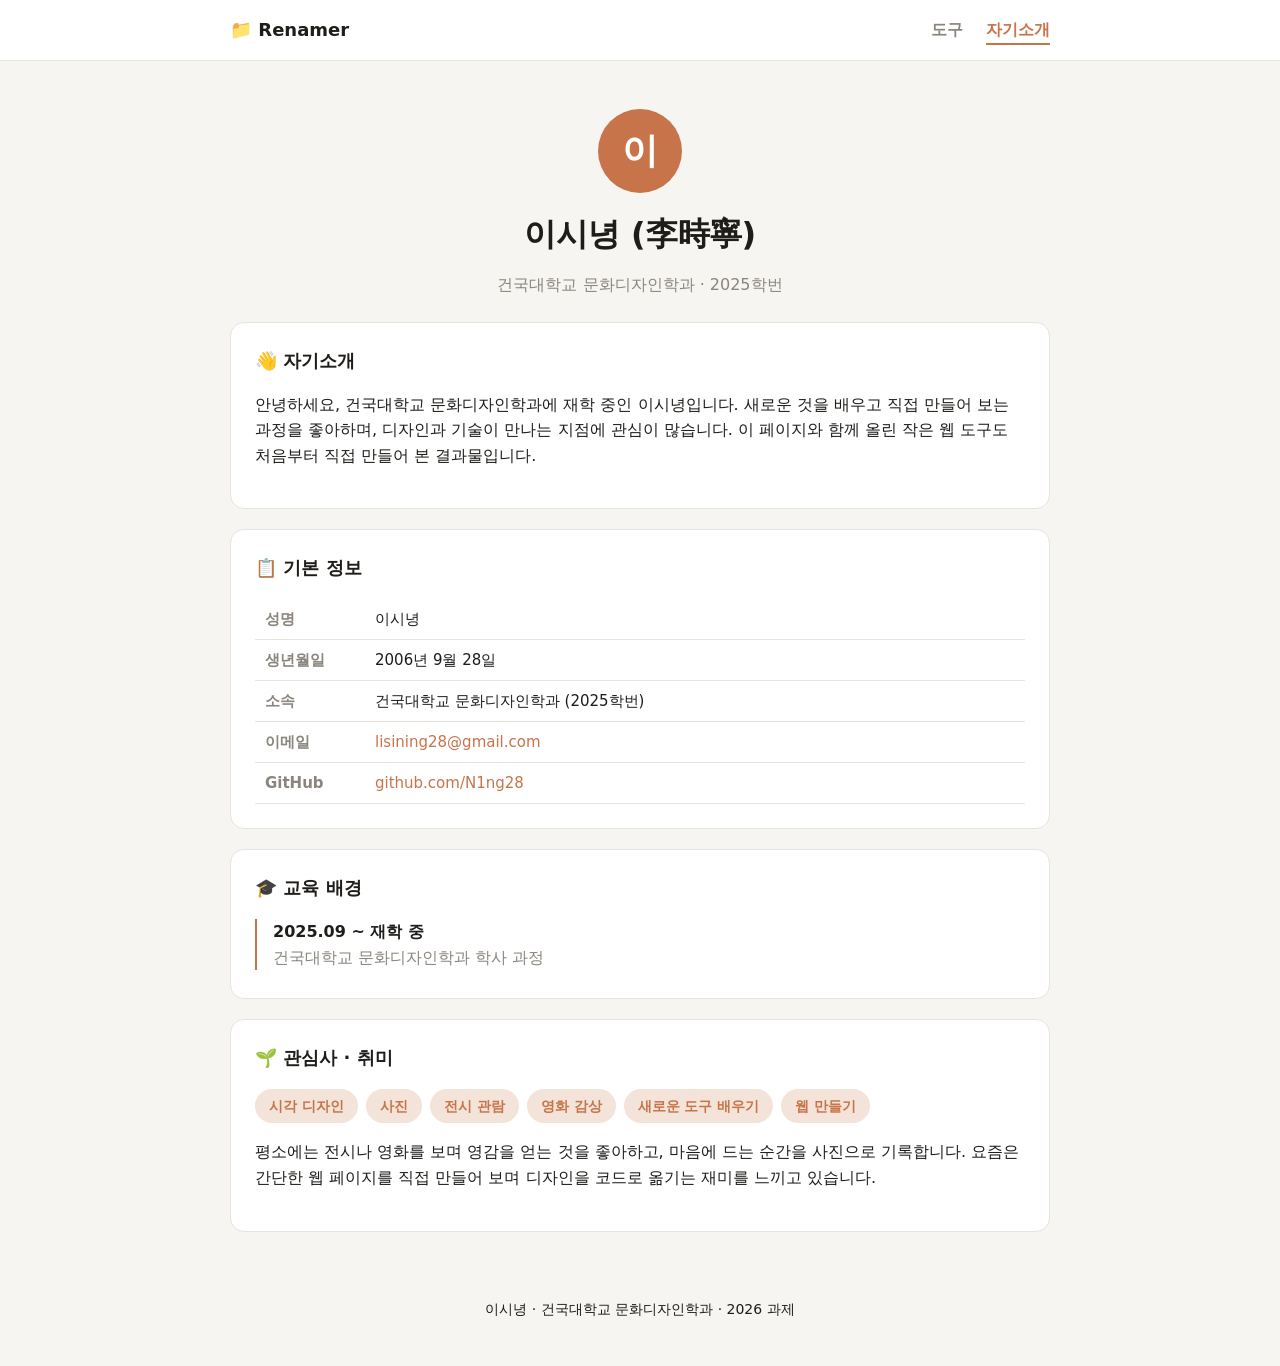
<file: resume.html>
<!DOCTYPE html>
<html lang="ko">
<head>
  <meta charset="UTF-8" />
  <meta name="viewport" content="width=device-width, initial-scale=1.0" />
  <title>이시녕 · 자기소개</title>
  <link rel="stylesheet" href="style.css" />
</head>
<body>
  <header class="site-header">
    <div class="wrap">
      <div class="logo">📁 Renamer</div>
      <nav>
        <a href="index.html">도구</a>
        <a href="resume.html" class="active">자기소개</a>
      </nav>
    </div>
  </header>

  <main class="wrap">
    <section class="hero">
      <div class="avatar">이</div>
      <h1>이시녕 (李時寧)</h1>
      <p class="subtitle">건국대학교 문화디자인학과 · 2025학번</p>
    </section>

    <section class="card">
      <h2>👋 자기소개</h2>
      <p>
        안녕하세요, 건국대학교 문화디자인학과에 재학 중인 이시녕입니다.
        새로운 것을 배우고 직접 만들어 보는 과정을 좋아하며, 디자인과 기술이
        만나는 지점에 관심이 많습니다. 이 페이지와 함께 올린 작은 웹 도구도
        처음부터 직접 만들어 본 결과물입니다.
      </p>
    </section>

    <section class="card">
      <h2>📋 기본 정보</h2>
      <table class="info">
        <tr><th>성명</th><td>이시녕</td></tr>
        <tr><th>생년월일</th><td>2006년 9월 28일</td></tr>
        <tr><th>소속</th><td>건국대학교 문화디자인학과 (2025학번)</td></tr>
        <tr><th>이메일</th><td><a href="mailto:lisining28@gmail.com">lisining28@gmail.com</a></td></tr>
        <tr><th>GitHub</th><td><a href="https://github.com/N1ng28" target="_blank">github.com/N1ng28</a></td></tr>
      </table>
    </section>

    <section class="card">
      <h2>🎓 교육 배경</h2>
      <ul class="timeline">
        <li>
          <span class="period">2025.09 ~ 재학 중</span>
          <span class="desc">건국대학교 문화디자인학과 학사 과정</span>
        </li>
      </ul>
    </section>

    <section class="card">
      <h2>🌱 관심사 · 취미</h2>
      <div class="tags">
        <span class="tag">시각 디자인</span>
        <span class="tag">사진</span>
        <span class="tag">전시 관람</span>
        <span class="tag">영화 감상</span>
        <span class="tag">새로운 도구 배우기</span>
        <span class="tag">웹 만들기</span>
      </div>
      <p style="margin-top:16px;">
        평소에는 전시나 영화를 보며 영감을 얻는 것을 좋아하고, 마음에 드는
        순간을 사진으로 기록합니다. 요즘은 간단한 웹 페이지를 직접
        만들어 보며 디자인을 코드로 옮기는 재미를 느끼고 있습니다.
      </p>
    </section>
  </main>

  <footer class="site-footer">
    <div class="wrap">
      <p>이시녕 · 건국대학교 문화디자인학과 · 2026 과제</p>
    </div>
  </footer>
</body>
</html>
</file>
<file: style.css>
:root {
  --bg: #f6f5f2;
  --card: #ffffff;
  --ink: #1f1d1a;
  --muted: #8a857d;
  --accent: #c8744a;
  --accent-soft: #f3e3d8;
  --line: #e7e3dc;
}

* { box-sizing: border-box; }

body {
  margin: 0;
  font-family: "Segoe UI", "Apple SD Gothic Neo", "Malgun Gothic", system-ui, sans-serif;
  background: var(--bg);
  color: var(--ink);
  line-height: 1.6;
}

.wrap {
  max-width: 860px;
  margin: 0 auto;
  padding: 0 20px;
}

/* 헤더 */
.site-header {
  background: var(--card);
  border-bottom: 1px solid var(--line);
  position: sticky;
  top: 0;
  z-index: 10;
}
.site-header .wrap {
  display: flex;
  align-items: center;
  justify-content: space-between;
  height: 60px;
}
.logo { font-weight: 700; font-size: 18px; }
.site-header nav a {
  margin-left: 18px;
  text-decoration: none;
  color: var(--muted);
  font-weight: 600;
  padding-bottom: 4px;
}
.site-header nav a.active,
.site-header nav a:hover {
  color: var(--accent);
  border-bottom: 2px solid var(--accent);
}

/* 히어로 */
.hero {
  text-align: center;
  padding: 48px 0 24px;
}
.hero h1 { font-size: 32px; margin: 0 0 12px; }
.subtitle { color: var(--muted); margin: 0; }

/* 카드 */
.card {
  background: var(--card);
  border: 1px solid var(--line);
  border-radius: 14px;
  padding: 24px;
  margin-bottom: 20px;
}
.card h2 { margin: 0 0 16px; font-size: 18px; }
.hint { color: var(--muted); font-size: 14px; margin-top: -8px; }

/* 파일 선택 */
.filepick {
  display: block;
  border: 2px dashed var(--line);
  border-radius: 12px;
  padding: 28px;
  text-align: center;
  color: var(--muted);
  cursor: pointer;
  transition: 0.15s;
}
.filepick:hover { border-color: var(--accent); color: var(--accent); background: var(--accent-soft); }
.filepick input { display: none; }

/* 규칙 입력칸 */
.rules {
  display: grid;
  grid-template-columns: 1fr 1fr;
  gap: 16px;
}
.rule label {
  display: block;
  font-size: 13px;
  font-weight: 600;
  margin-bottom: 6px;
  color: var(--muted);
}
.rule input, .rule select {
  width: 100%;
  padding: 10px 12px;
  border: 1px solid var(--line);
  border-radius: 8px;
  font-size: 14px;
  background: #fff;
}
.rule input:focus, .rule select:focus {
  outline: none;
  border-color: var(--accent);
}

/* 표 */
.table-scroll { overflow-x: auto; }
table { width: 100%; border-collapse: collapse; font-size: 14px; }
th, td { text-align: left; padding: 8px 10px; border-bottom: 1px solid var(--line); }
th { color: var(--muted); font-weight: 600; }
td.arrow, th:nth-child(3) { text-align: center; color: var(--accent); }
td.empty { text-align: center; color: var(--muted); padding: 24px; }

/* 버튼 */
button {
  margin-top: 18px;
  width: 100%;
  padding: 14px;
  background: var(--accent);
  color: #fff;
  border: none;
  border-radius: 10px;
  font-size: 16px;
  font-weight: 700;
  cursor: pointer;
  transition: 0.15s;
}
button:hover:not(:disabled) { background: #b5633c; }
button:disabled { background: #d8d3cc; cursor: not-allowed; }

/* 푸터 */
.site-footer {
  text-align: center;
  padding: 32px 0;
  color: var(--ink);
  font-size: 14px;
}
.muted { color: var(--muted); }

/* 자기소개 페이지 */
.avatar {
  width: 84px;
  height: 84px;
  margin: 0 auto 16px;
  border-radius: 50%;
  background: var(--accent);
  color: #fff;
  font-size: 36px;
  font-weight: 700;
  display: flex;
  align-items: center;
  justify-content: center;
}
table.info { font-size: 15px; }
table.info th {
  width: 110px;
  color: var(--muted);
  vertical-align: top;
  white-space: nowrap;
}
table.info td { color: var(--ink); }
table.info a { color: var(--accent); text-decoration: none; }
table.info a:hover { text-decoration: underline; }

.timeline { list-style: none; margin: 0; padding: 0; }
.timeline li {
  padding-left: 16px;
  border-left: 2px solid var(--accent);
  margin-bottom: 4px;
}
.timeline .period { display: block; font-weight: 700; }
.timeline .desc { color: var(--muted); }

.tags { display: flex; flex-wrap: wrap; gap: 8px; }
.tag {
  background: var(--accent-soft);
  color: var(--accent);
  padding: 6px 14px;
  border-radius: 999px;
  font-size: 14px;
  font-weight: 600;
}

/* 모바일 */
@media (max-width: 560px) {
  .rules { grid-template-columns: 1fr; }
  .hero h1 { font-size: 26px; }
}
</file>
